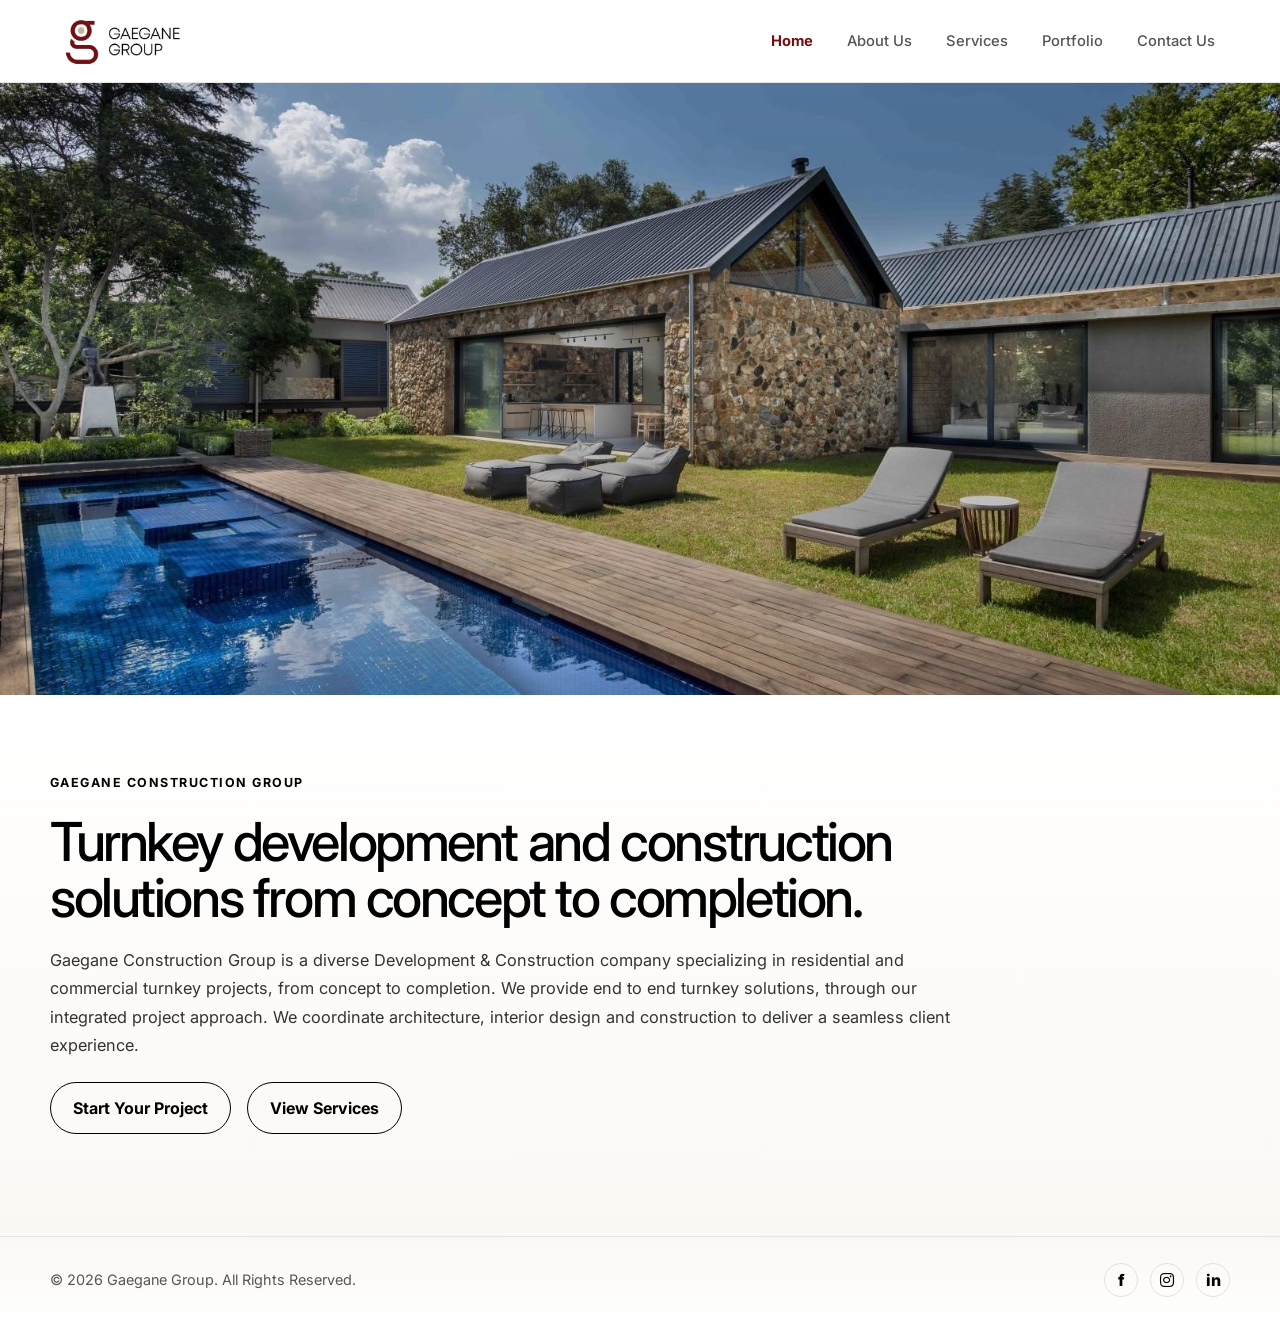
<file: index.html>
<!doctype html>
<html lang="en">
<head>
<meta charset="UTF-8">
<meta name="viewport" content="width=device-width, initial-scale=1.0">
<title>Gaegane Construction Group</title>

<link rel="preconnect" href="https://fonts.googleapis.com">
<link rel="preconnect" href="https://fonts.gstatic.com" crossorigin>
<link href="https://fonts.googleapis.com/css2?family=Inter:wght@400;500;600;700;800&display=swap" rel="stylesheet">
<link rel="stylesheet" href="assets/css/site.css">
<link rel="stylesheet" href="https://cdnjs.cloudflare.com/ajax/libs/font-awesome/6.5.1/css/all.min.css">
</head>

<body>

<header class="site-header home-header">
  <div class="container nav">
    <a class="brand" href="index.html" aria-label="Gaegane Group home">
      <img src="assets/images/horizont-bg.png" alt="Gaegane Group logo">
    </a>

    <button class="menu-toggle" type="button" aria-label="Open menu" aria-expanded="false">
      <span></span><span></span><span></span>
    </button>

    <nav class="nav-links">
      <a href="index.html" class="active">Home</a>
      <a href="about.html">About Us</a>
      <a href="services.html">Services</a>
      <a href="portfolio.html">Portfolio</a>
      <a href="contact.html">Contact Us</a>
    </nav>
  </div>
</header>

<main>

<section class="hero hero-static">
  <div class="hero-media">
    <img src="assets/images/river-outdoor.jpg" alt="Gaegane Construction Group project">
  </div>
</section>

<section class="home-copy refined-home home-intro-visible">
  <div class="container reveal">
    <span class="eyebrow">Gaegane Construction Group</span>

    <h1>Turnkey development and construction solutions from concept to completion.</h1>

    <p class="lead">
      Gaegane Construction Group is a diverse Development &amp; Construction company specializing in residential and commercial turnkey projects, from concept to completion. We provide end to end turnkey solutions, through our integrated project approach. We coordinate architecture, interior design and construction to deliver a seamless client experience.
    </p>

    <div class="intro-actions">
      <a class="btn btn-primary" href="contact.html">Start Your Project</a>
      <a class="btn btn-secondary" href="services.html">View Services</a>
    </div>
  </div>
</section>

</main>

<footer class="footer footer-brand">
  <div class="container footer-clean">
    <p>© 2026 Gaegane Group. All Rights Reserved.</p>

    <div class="footer-socials">
      <a href="https://www.facebook.com/share/1CrGGf7CHS/" aria-label="Facebook">f</a>
      <a href="https://www.instagram.com/gaeganegroup?igsh=anBxc2hhbjdlZ2l2" aria-label="Instagram"><i class="fa-brands fa-instagram"></i></a>
      <a href="https://www.linkedin.com/company/gaegane-group/" aria-label="LinkedIn">in</a>
    </div>
  </div>
</footer>

<script src="assets/js/site.js"></script>
</body>
</html>
</file>
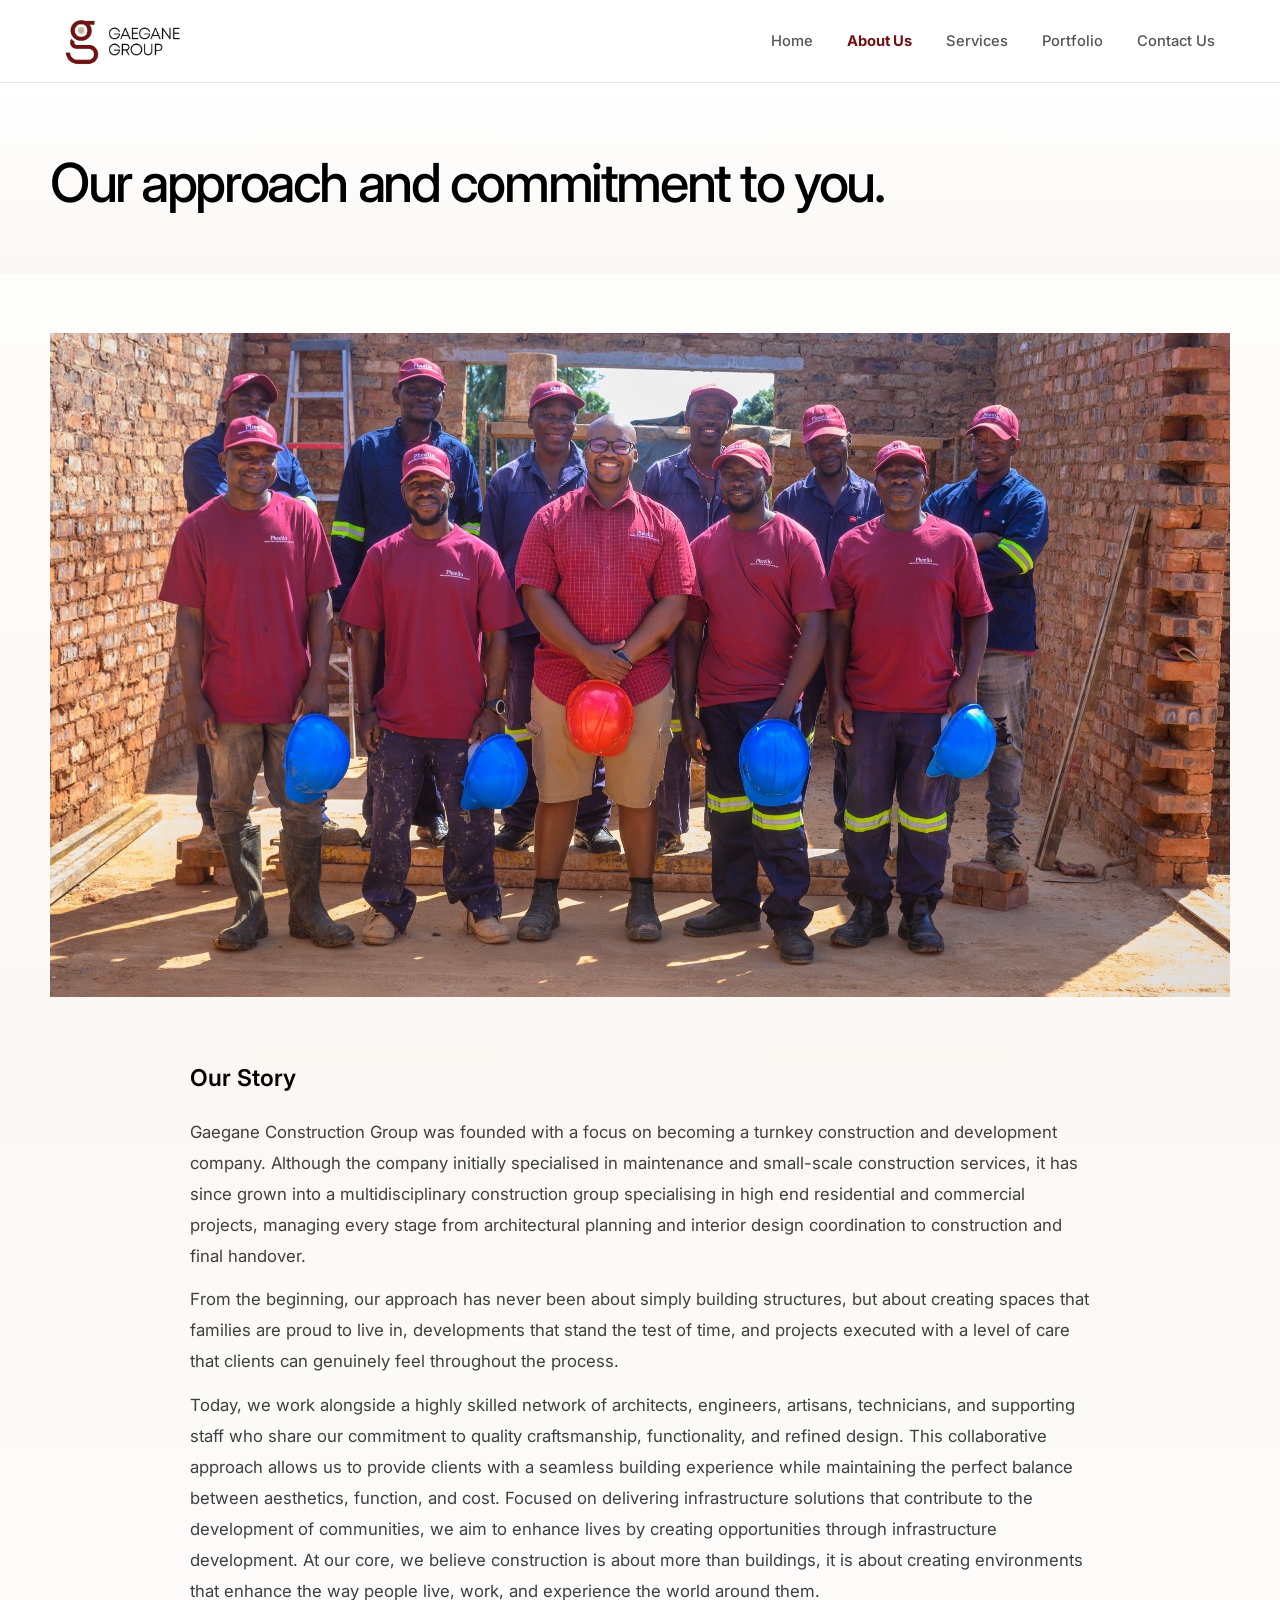
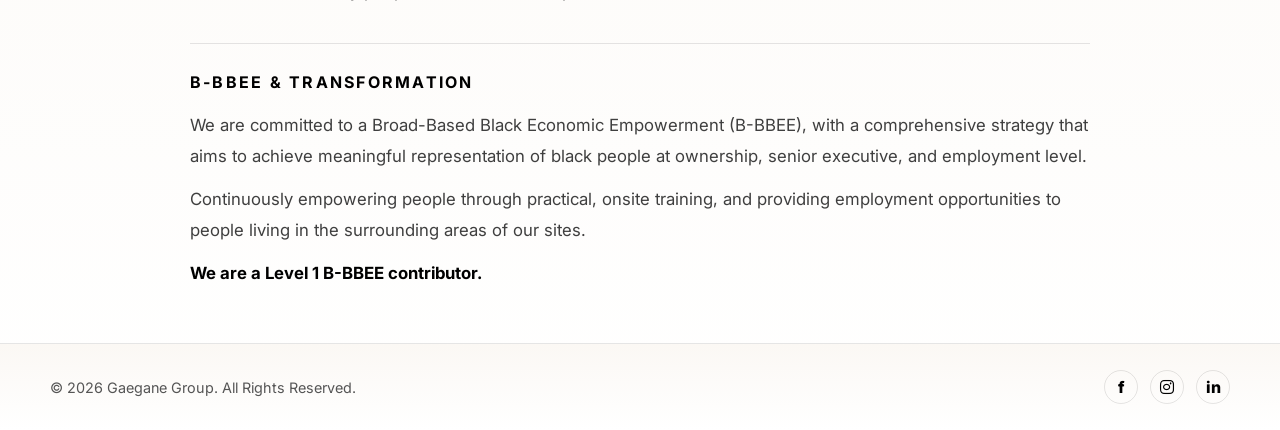
<file: about.html>
<!doctype html>
<html lang="en">
<head>
<meta charset="UTF-8">
<meta name="viewport" content="width=device-width, initial-scale=1.0">
<title>About Us — Gaegane Construction Group</title>

<link rel="preconnect" href="https://fonts.googleapis.com">
<link rel="preconnect" href="https://fonts.gstatic.com" crossorigin>
<link href="https://fonts.googleapis.com/css2?family=Inter:wght@400;500;600;700;800&display=swap" rel="stylesheet">
<link rel="stylesheet" href="assets/css/site.css">
<link rel="stylesheet" href="https://cdnjs.cloudflare.com/ajax/libs/font-awesome/6.5.1/css/all.min.css">
</head>

<body>

<header class="site-header">
  <div class="container nav">
    <a class="brand" href="index.html" aria-label="Gaegane Group home">
      <img src="assets/images/horizont-bg.png" alt="Gaegane Group logo">
    </a>

    <button class="menu-toggle" type="button" aria-label="Open menu" aria-expanded="false">
      <span></span><span></span><span></span>
    </button>

    <nav class="nav-links">
      <a href="index.html">Home</a>
      <a href="about.html" class="active">About Us</a>
      <a href="services.html">Services</a>
      <a href="portfolio.html">Portfolio</a>
      <a href="contact.html">Contact Us</a>
    </nav>
  </div>
</header>

<main>

<section class="page-hero about-refined-hero">
  <div class="container reveal">
    <h1>Our approach and commitment to you.</h1>
  </div>
</section>

<section class="about-team-section">
  <div class="container about-image-wrap reveal">
    <div class="about-inline-image">
      <img src="assets/images/team.jpg" alt="Gaegane Construction Group team">
    </div>
  </div>
</section>
  
<section class="section about-document-copy">
 <div class="container about-content-wrap reveal">
    <h2 class="about-story-title">Our Story</h2>

    <p>
      Gaegane Construction Group was founded with a focus on becoming a turnkey construction and development company.
      Although the company initially specialised in maintenance and small-scale construction services, it has since grown into a multidisciplinary construction group specialising in high end residential and commercial projects, managing every stage from architectural planning and interior design coordination to construction and final handover.
    </p>

    <p>
      From the beginning, our approach has never been about simply building structures, but about creating spaces that families are proud to live in, developments that stand the test of time, and projects executed with a level of care that clients can genuinely feel throughout the process.
    </p>

    <p>
      Today, we work alongside a highly skilled network of architects, engineers, artisans, technicians, and supporting staff who share our commitment to quality craftsmanship, functionality, and refined design.
      This collaborative approach allows us to provide clients with a seamless building experience while maintaining the perfect balance between aesthetics, function, and cost.
      Focused on delivering infrastructure solutions that contribute to the development of communities, we aim to enhance lives by creating opportunities through infrastructure development.
      At our core, we believe construction is about more than buildings, it is about creating environments that enhance the way people live, work, and experience the world around them.
    </p>

    <div class="about-subsection">
      <span class="eyebrow">B-BBEE &amp; Transformation</span>

      <p>
        We are committed to a Broad-Based Black Economic Empowerment (B-BBEE), with a comprehensive strategy that aims to achieve meaningful representation of black people at ownership, senior executive, and employment level.
      </p>

      <p>
        Continuously empowering people through practical, onsite training, and providing employment opportunities to people living in the surrounding areas of our sites.
      </p>

      <p class="lead">We are a Level 1 B-BBEE contributor.</p>
    </div>

  </div>
</section>

</main>

<footer class="footer footer-brand">
  <div class="container footer-clean">

    <p>© 2026 Gaegane Group. All Rights Reserved.</p>

    <div class="footer-socials">
      <a href="https://www.facebook.com/share/1CrGGf7CHS/" aria-label="Facebook">f</a>
      <a href="https://www.instagram.com/gaeganegroup?igsh=anBxc2hhbjdlZ2l2" aria-label="Instagram"><i class="fa-brands fa-instagram"></i></a>
      <a href="https://www.linkedin.com/company/gaegane-group/" aria-label="LinkedIn">in</a>
    </div>
  </div>
</footer>

<script src="assets/js/site.js"></script>
</body>
</html>
</file>
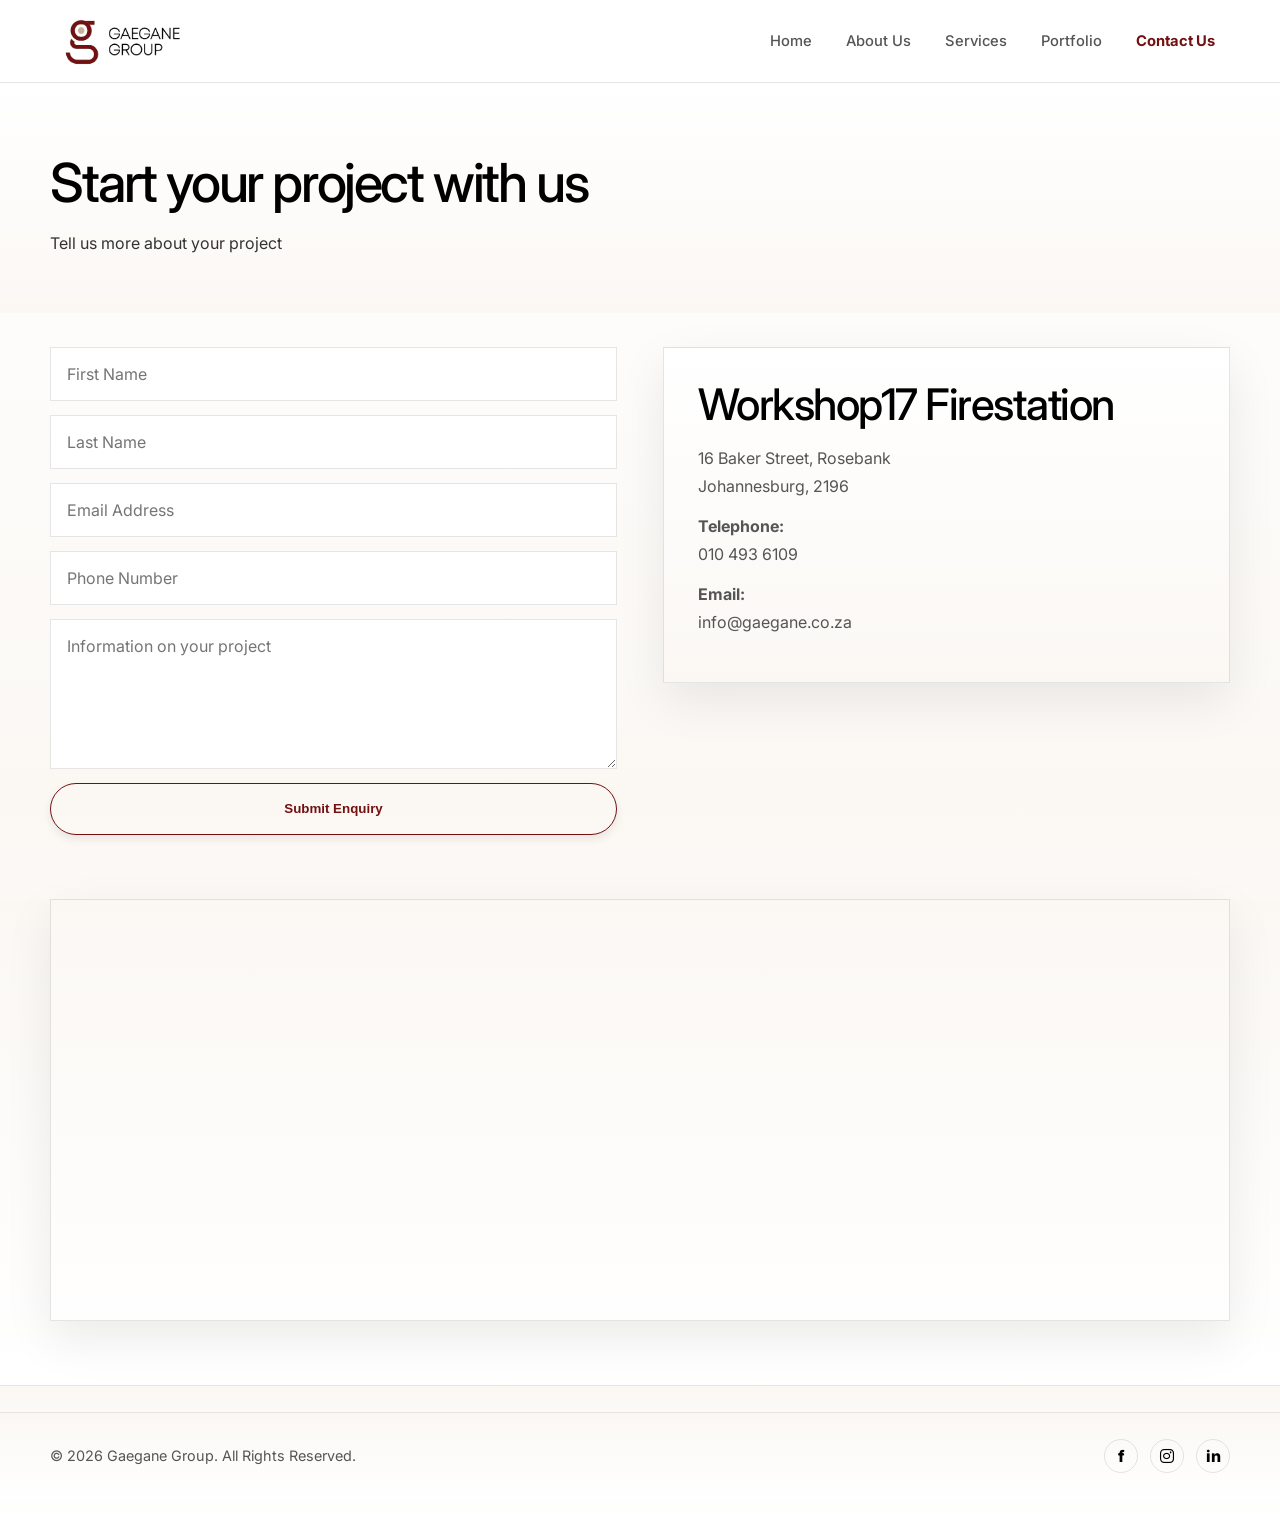
<file: contact.html>
<!doctype html>
<html lang="en">
<head>
<meta charset="UTF-8">
<meta name="viewport" content="width=device-width, initial-scale=1.0">

<title>Contact Us — Gaegane Construction Group</title>

<link rel="preconnect" href="https://fonts.googleapis.com">
<link rel="preconnect" href="https://fonts.gstatic.com" crossorigin>

<link href="https://fonts.googleapis.com/css2?family=Inter:wght@400;500;600;700;800&display=swap" rel="stylesheet">

<link rel="stylesheet" href="https://cdnjs.cloudflare.com/ajax/libs/font-awesome/6.5.1/css/all.min.css">

<link rel="stylesheet" href="assets/css/site.css">
</head>

<body>

<header class="site-header">
  <div class="container nav">

    <a class="brand" href="index.html" aria-label="Gaegane Group home">
      <img src="assets/images/horizont-bg.png" alt="Gaegane Group logo">
    </a>

    <button class="menu-toggle" type="button" aria-label="Open menu" aria-expanded="false">
      <span></span>
      <span></span>
      <span></span>
    </button>

    <nav class="nav-links">
      <a href="index.html">Home</a>
      <a href="about.html">About Us</a>
      <a href="services.html">Services</a>
      <a href="portfolio.html">Portfolio</a>
      <a href="contact.html" class="active">Contact Us</a>
    </nav>

  </div>
</header>

<main>

<section class="page-hero contact-refined-hero">
  <div class="container reveal">

    <h1>Start your project with us</h1>

    <p class="lead">
      Tell us more about your project
    </p>

  </div>
</section>

<section class="section contact-refined">

  <div class="container contact-grid">

    <form class="form reveal" id="contactForm">

      <input
        type="text"
        name="firstName"
        placeholder="First Name"
        required
      >

      <input
        type="text"
        name="lastName"
        placeholder="Last Name"
        required
      >

      <input
        type="email"
        name="email"
        placeholder="Email Address"
        required
      >

      <input
        type="tel"
        name="phone"
        placeholder="Phone Number"
      >

      <textarea
        name="projectInfo"
        placeholder="Information on your project"
        required
      ></textarea>

      <button class="btn btn-primary" type="submit">
        Submit Enquiry
      </button>

      <p id="formMessage" class="form-message"></p>

    </form>

    <div class="contact-card contact-light-card reveal">


      <h2>Workshop17 Firestation</h2>

      <p>
        16 Baker Street, Rosebank<br>
        Johannesburg, 2196
      </p>

      <p>
        <strong>Telephone:</strong><br>
        <a href="tel:+27104936109">010 493 6109</a>
      </p>

      <p>
        <strong>Email:</strong><br>
        <a href="mailto:info@gaegane.co.za">
          info@gaegane.co.za
        </a>
      </p>

    </div>

  </div>

</section>

<section class="map-section">

  <div class="container">

    <div class="map-card">

      <iframe
        title="Gaegane Group Map"
        src="https://www.google.com/maps?q=Workshop17%20Firestation%2016%20Baker%20Street%20Rosebank%20Johannesburg%202196&output=embed"
        loading="lazy">
      </iframe>

    </div>

  </div>

</section>

</main>

<footer class="footer footer-brand">
<footer class="footer footer-brand">
  <div class="container footer-clean">

    <p>© 2026 Gaegane Group. All Rights Reserved.</p>

    <div class="footer-socials">
      <a href="https://www.facebook.com/share/1CrGGf7CHS/" aria-label="Facebook">f</a>
      <a href="https://www.instagram.com/gaeganegroup?igsh=anBxc2hhbjdlZ2l2" aria-label="Instagram"><i class="fa-brands fa-instagram"></i></a>
      <a href="https://www.linkedin.com/company/gaegane-group/" aria-label="LinkedIn">in</a>
    </div>
  </div>
</footer>

<script src="assets/js/site.js"></script>

<script>
const form = document.getElementById("contactForm");
const message = document.getElementById("formMessage");
const button = form.querySelector("button");

form.addEventListener("submit", async function(e){

  e.preventDefault();

  message.textContent = "Sending enquiry...";
  message.className = "form-message sending";

  button.disabled = true;
  button.textContent = "Sending...";

  const formData = Object.fromEntries(new FormData(form));

  try {

    const response = await fetch("/api/contact", {
      method: "POST",
      headers: {
        "Content-Type": "application/json"
      },
      body: JSON.stringify(formData)
    });

    const result = await response.json();

    if(result.success){

      message.textContent =
      form.reset();
      window.location.href = "thank-you.html";
    } else {

      message.textContent =
        result.message || "Something went wrong.";

      message.className = "form-message error";
    }

  } catch(error){

    message.textContent =
      "Could not send enquiry. Please try again.";

    message.className = "form-message error";
  }

  button.disabled = false;
  button.textContent = "Submit Enquiry";

});
</script>

</body>
</html>
</file>
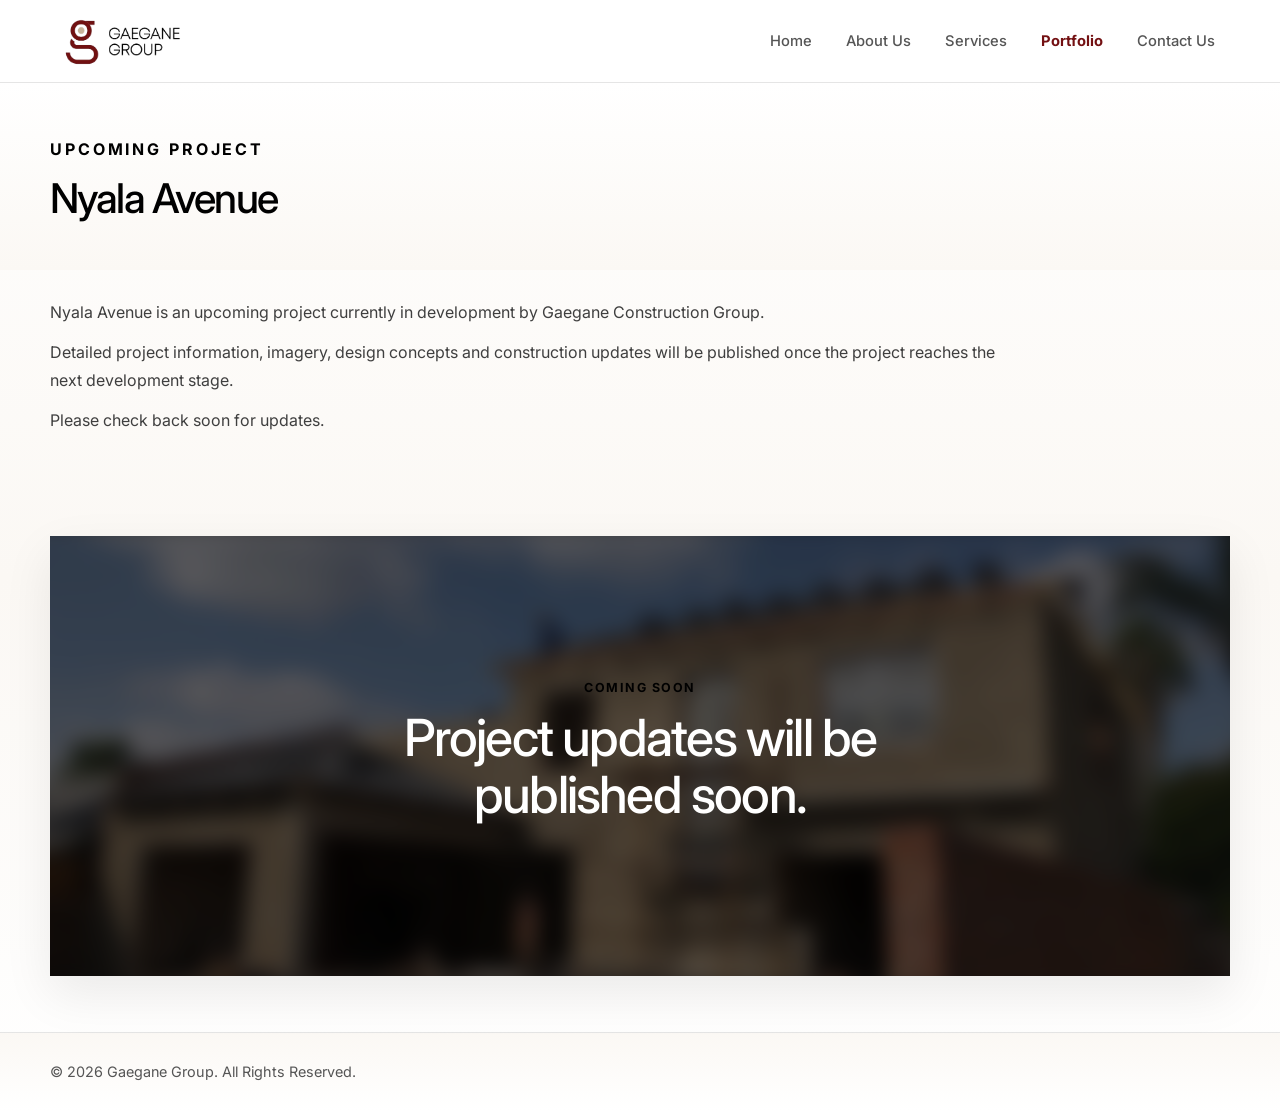
<file: nyala-avenue.html>
<!doctype html>
<html lang="en">
<head>
<meta charset="UTF-8">
<meta name="viewport" content="width=device-width, initial-scale=1.0">
<title>Nyala Avenue — Gaegane Construction Group</title>

<link rel="preconnect" href="https://fonts.googleapis.com">
<link rel="preconnect" href="https://fonts.gstatic.com" crossorigin>
<link href="https://fonts.googleapis.com/css2?family=Inter:wght@400;500;600;700;800&display=swap" rel="stylesheet">
<link rel="stylesheet" href="assets/css/site.css">
</head>

<body>

<header class="site-header">
<div class="container nav">
<a class="brand" href="index.html">
<img src="assets/images/horizont-bg.png" alt="Gaegane Group logo">
</a>

<button class="menu-toggle" type="button" aria-label="Open menu">
<span></span><span></span><span></span>
</button>

<nav class="nav-links">
<a href="index.html">Home</a>
<a href="about.html">About Us</a>
<a href="services.html">Services</a>
<a href="portfolio.html" class="active">Portfolio</a>
<a href="contact.html">Contact Us</a>
</nav>
</div>
</header>

<main>

<section class="page-hero refined-page-hero project-page-hero">
<div class="container reveal">
<span class="eyebrow">Upcoming Project</span>
<h1>Nyala Avenue</h1>
</div>
</section>

<section class="section project-copy-section">
<div class="container narrow-copy reveal">

<p>
Nyala Avenue is an upcoming project currently in development by Gaegane Construction Group.
</p>

<p>
Detailed project information, imagery, design concepts and construction updates will be published once the project reaches the next development stage.
</p>

<p>
Please check back soon for updates.
</p>

</div>
</section>

<section class="section">
<div class="container">

<div class="nyala-coming-soon">

<img src="assets/images/diedericks-near.jpg" alt="Upcoming Project">

<div>
<span class="eyebrow">Coming Soon</span>
<h3>Project updates will be published soon.</h3>
</div>

</div>

</div>
</section>

</main>

<footer class="footer footer-brand">
<div class="container footer-clean">
<p>© 2026 Gaegane Group. All Rights Reserved.</p>
</div>
</footer>

<script src="assets/js/site.js"></script>
</body>
</html>
</file>
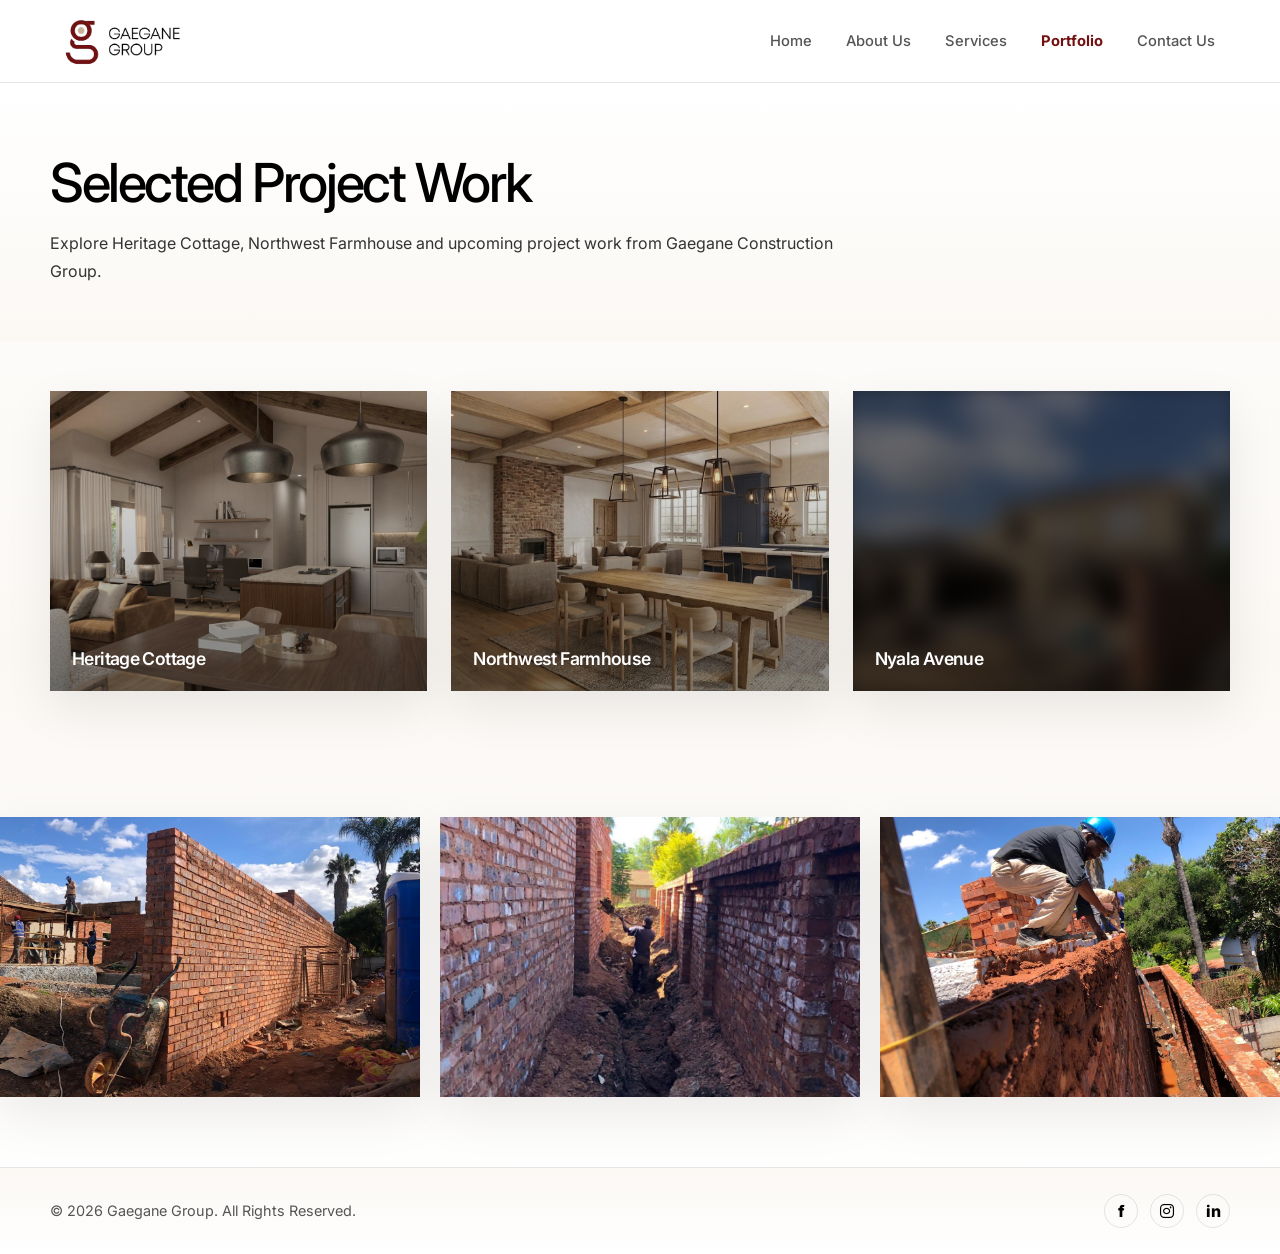
<file: portfolio.html>
<!doctype html>
<html lang="en">
<head>
<meta charset="UTF-8">
<meta name="viewport" content="width=device-width, initial-scale=1.0">
<title>Portfolio — Gaegane Construction Group</title>

<link rel="preconnect" href="https://fonts.googleapis.com">
<link rel="preconnect" href="https://fonts.gstatic.com" crossorigin>
<link href="https://fonts.googleapis.com/css2?family=Inter:wght@400;500;600;700;800&display=swap" rel="stylesheet">
<link rel="stylesheet" href="https://cdnjs.cloudflare.com/ajax/libs/font-awesome/6.5.1/css/all.min.css">
<link rel="stylesheet" href="assets/css/site.css">
</head>

<body>

<header class="site-header">
  <div class="container nav">
    <a class="brand" href="index.html">
      <img src="assets/images/horizont-bg.png" alt="Gaegane Group logo">
    </a>

    <button class="menu-toggle" type="button" aria-label="Open menu">
      <span></span><span></span><span></span>
    </button>

    <nav class="nav-links">
      <a href="index.html">Home</a>
      <a href="about.html">About Us</a>
      <a href="services.html">Services</a>
      <a href="portfolio.html" class="active">Portfolio</a>
      <a href="contact.html">Contact Us</a>
    </nav>
  </div>
</header>

<main>

<section class="page-hero refined-page-hero">
  <div class="container reveal">
    <h1>Selected Project Work</h1>
    <p class="lead">Explore Heritage Cottage, Northwest Farmhouse and upcoming project work from Gaegane Construction Group.</p>
  </div>
</section>

<section class="section portfolio-select-section">
  <div class="container">
    <div class="portfolio-select-grid">

      <a class="portfolio-select-card reveal" href="heritage-cottage.html">
        <img src="assets/images/heritage-living-area.jpg" alt="Heritage Cottage">
        <div class="portfolio-card-copy">
          <h2>Heritage Cottage</h2>
        </div>
      </a>

      <a class="portfolio-select-card reveal" href="northwest-farmhouse.html">
        <img src="assets/images/farmhouse-open-plan-living-01.png" alt="Northwest Farmhouse">
        <div class="portfolio-card-copy">
          <h2>Northwest Farmhouse</h2>
        </div>
      </a>

      <a class="portfolio-select-card upcoming reveal" href="nyala-avenue.html">
        <img src="assets/images/diedericks-near.jpg" alt="Nyala Avenue">
        <div class="portfolio-card-copy">
          <h2>Nyala Avenue</h2>
        </div>
      </a>

    </div>
  </div>
</section>

<section class="construction-showcase">
  <div class="construction-track">
    <img src="assets/images/construction8.jpg" alt="Gaegane construction progress">
    <img src="assets/images/construction6.jpg" alt="Gaegane construction progress">
    <img src="assets/images/construction4.jpg" alt="Gaegane construction progress">
    <img src="assets/images/construction3.jpg" alt="Gaegane construction progress">
    <img src="assets/images/construction5.jpg" alt="Gaegane construction progress">
    <img src="assets/images/construction7.jpg" alt="Gaegane construction progress">
    <img src="assets/images/construction1.jpg" alt="Gaegane construction progress">
    <img src="assets/images/construction2.jpg" alt="Gaegane construction progress">

    <img src="assets/images/construction8.jpg" alt="Gaegane construction progress">
    <img src="assets/images/construction6.jpg" alt="Gaegane construction progress">
    <img src="assets/images/construction4.jpg" alt="Gaegane construction progress">
    <img src="assets/images/construction3.jpg" alt="Gaegane construction progress">
    <img src="assets/images/construction5.jpg" alt="Gaegane construction progress">
    <img src="assets/images/construction7.jpg" alt="Gaegane construction progress">
    <img src="assets/images/construction1.jpg" alt="Gaegane construction progress">
    <img src="assets/images/construction2.jpg" alt="Gaegane construction progress">
  </div>
</section>

</main>

<footer class="footer footer-brand">
  <div class="container footer-clean">
    <p>© 2026 Gaegane Group. All Rights Reserved.</p>

    <div class="footer-socials">
      <a href="https://www.facebook.com/share/1CrGGf7CHS/" aria-label="Facebook">f</a>
      <a href="https://www.instagram.com/gaeganegroup?igsh=anBxc2hhbjdlZ2l2" aria-label="Instagram"><i class="fa-brands fa-instagram"></i></a>
      <a href="https://www.linkedin.com/company/gaegane-group/" aria-label="LinkedIn">in</a>
    </div>
  </div>
</footer>

<script src="assets/js/site.js"></script>
</body>
</html>
</file>
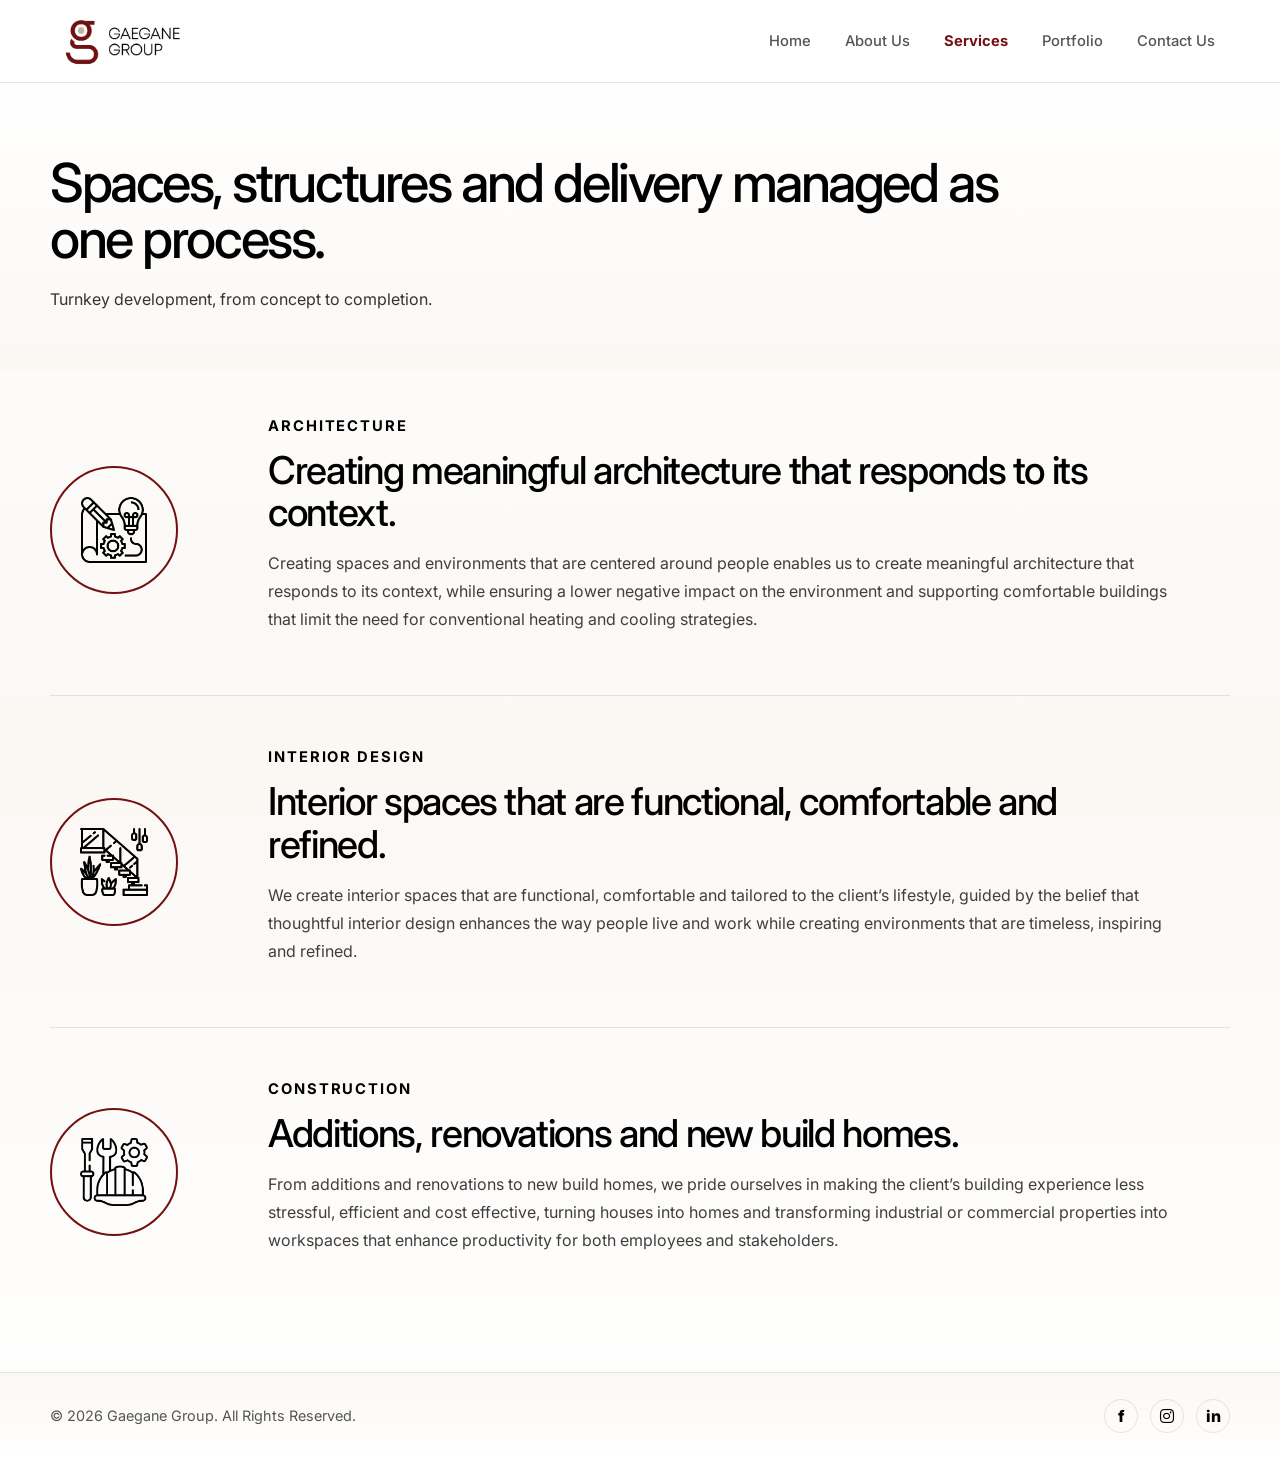
<file: services.html>
<!doctype html>
<html lang="en">
<head>
<meta charset="UTF-8">
<meta name="viewport" content="width=device-width, initial-scale=1.0">
<title>Services — Gaegane Construction Group</title>

<link rel="preconnect" href="https://fonts.googleapis.com">
<link rel="preconnect" href="https://fonts.gstatic.com" crossorigin>
<link href="https://fonts.googleapis.com/css2?family=Inter:wght@400;500;600;700;800&display=swap" rel="stylesheet">
<link rel="stylesheet" href="https://cdnjs.cloudflare.com/ajax/libs/font-awesome/6.5.1/css/all.min.css">
<link rel="stylesheet" href="assets/css/site.css">
</head>

<body>

<header class="site-header">
  <div class="container nav">
    <a class="brand" href="index.html" aria-label="Gaegane Group home">
      <img src="assets/images/horizont-bg.png" alt="Gaegane Group logo">
    </a>

    <button class="menu-toggle" type="button" aria-label="Open menu" aria-expanded="false">
      <span></span><span></span><span></span>
    </button>

    <nav class="nav-links">
      <a href="index.html">Home</a>
      <a href="about.html">About Us</a>
      <a href="services.html" class="active">Services</a>
      <a href="portfolio.html">Portfolio</a>
      <a href="contact.html">Contact Us</a>
    </nav>
  </div>
</header>

<main>

<section class="page-hero refined-page-hero">
  <div class="container reveal">
    <h1>Spaces, structures and delivery managed as one process.</h1>
    <p class="lead">Turnkey development, from concept to completion.</p>
  </div>
</section>

<section class="section services-icon-section">
  <div class="container services-icon-stack">

    <article class="service-icon-row reveal">
      <div class="service-icon-circle">
        <img src="assets/images/architect.png" alt="Architecture">
      </div>

      <div class="service-copy">
        <span class="eyebrow">Architecture</span>
        <h2>Creating meaningful architecture that responds to its context.</h2>
        <p>
          Creating spaces and environments that are centered around people enables us to create meaningful architecture that responds to its context, while ensuring a lower negative impact on the environment and supporting comfortable buildings that limit the need for conventional heating and cooling strategies.
        </p>
      </div>
    </article>

    <article class="service-icon-row reveal">
      <div class="service-icon-circle">
        <img src="assets/images/design.png" alt="Interior Design">
      </div>

      <div class="service-copy">
        <span class="eyebrow">Interior Design</span>
        <h2>Interior spaces that are functional, comfortable and refined.</h2>
        <p>
          We create interior spaces that are functional, comfortable and tailored to the client’s lifestyle, guided by the belief that thoughtful interior design enhances the way people live and work while creating environments that are timeless, inspiring and refined.
        </p>
      </div>
    </article>

    <article class="service-icon-row reveal">
      <div class="service-icon-circle">
        <img src="assets/images/construction.png" alt="Construction">
      </div>

      <div class="service-copy">
        <span class="eyebrow">Construction</span>
        <h2>Additions, renovations and new build homes.</h2>
        <p>
          From additions and renovations to new build homes, we pride ourselves in making the client’s building experience less stressful, efficient and cost effective, turning houses into homes and transforming industrial or commercial properties into workspaces that enhance productivity for both employees and stakeholders.
        </p>
      </div>
    </article>

  </div>
</section>

</main>

<footer class="footer footer-brand">
  <div class="container footer-clean">
    <p>© 2026 Gaegane Group. All Rights Reserved.</p>

    <div class="footer-socials">
      <a href="https://www.facebook.com/share/1CrGGf7CHS/" aria-label="Facebook">f</a>
      <a href="https://www.instagram.com/gaeganegroup?igsh=anBxc2hhbjdlZ2l2" aria-label="Instagram"><i class="fa-brands fa-instagram"></i></a>
      <a href="https://www.linkedin.com/company/gaegane-group/" aria-label="LinkedIn">in</a>
    </div>
  </div>
</footer>

<script src="assets/js/site.js"></script>
</body>
</html>
</file>
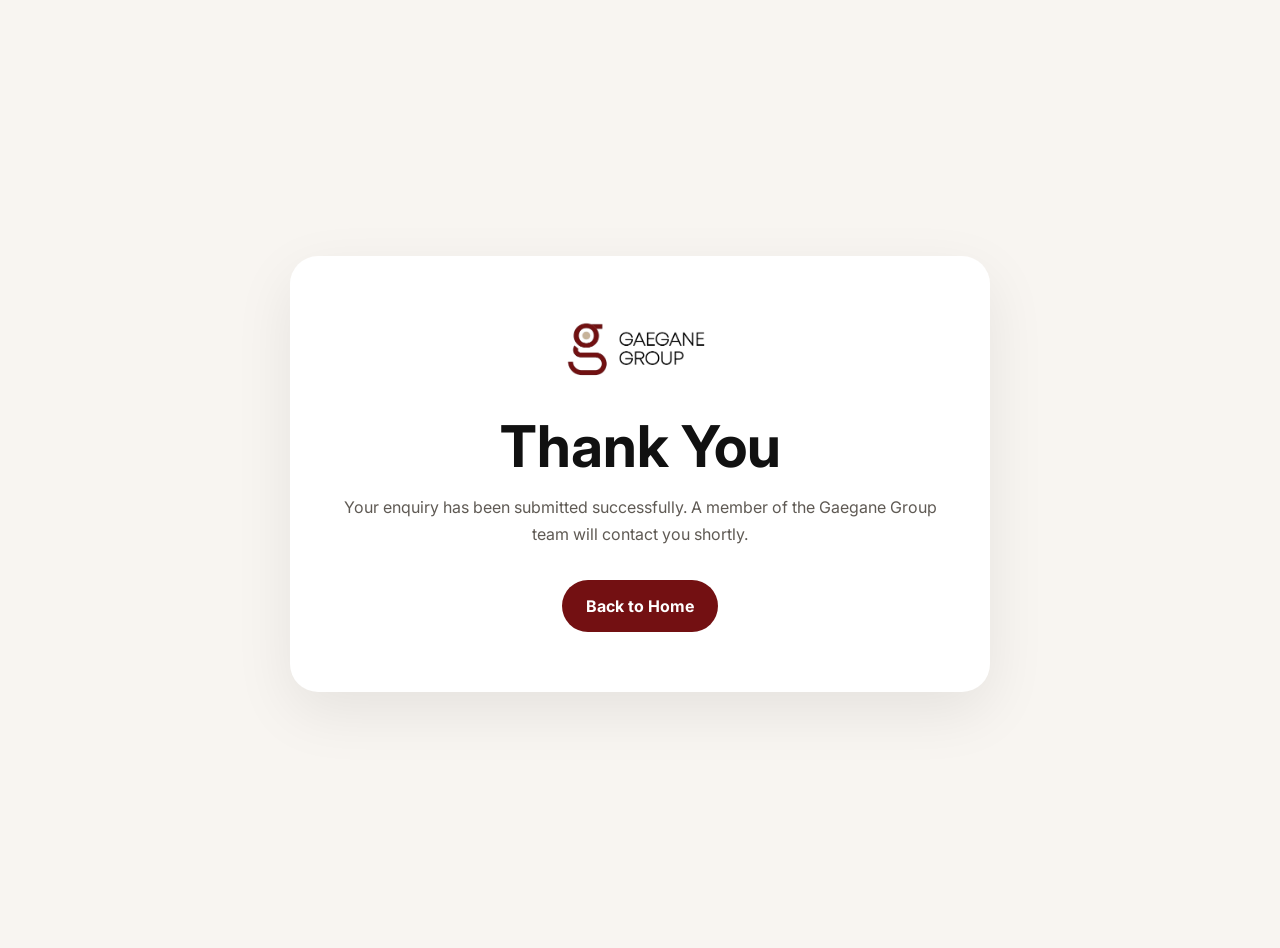
<file: thank-you.html>
<!doctype html>
<html lang="en">
<head>
<meta charset="UTF-8">
<meta name="viewport" content="width=device-width, initial-scale=1.0">

<title>Thank You — Gaegane Group</title>

<link rel="preconnect" href="https://fonts.googleapis.com">
<link rel="preconnect" href="https://fonts.gstatic.com" crossorigin>

<link href="https://fonts.googleapis.com/css2?family=Inter:wght@400;500;600;700&display=swap" rel="stylesheet">

<style>
body{
  margin:0;
  font-family:'Inter',sans-serif;
  background:#f8f5f1;
  color:#111;
  min-height:100vh;
  display:flex;
  align-items:center;
  justify-content:center;
  padding:24px;
}

.card{
  background:#fff;
  max-width:620px;
  width:100%;
  padding:60px 40px;
  border-radius:28px;
  box-shadow:0 20px 60px rgba(0,0,0,.08);
  text-align:center;
}

.logo{
  height:64px;
  margin:0 auto 28px;
  display:block;
}

h1{
  font-size:clamp(2rem,5vw,3.6rem);
  line-height:1;
  margin-bottom:18px;
}

p{
  color:#5f5a54;
  line-height:1.7;
  margin-bottom:32px;
}

.btn{
  display:inline-flex;
  align-items:center;
  justify-content:center;
  min-height:52px;
  padding:0 24px;
  border-radius:999px;
  background:#731012;
  color:#fff;
  text-decoration:none;
  font-weight:700;
}
</style>
</head>

<body>

<div class="card">

  <img class="logo" src="assets/images/horizont-bg.png" alt="Gaegane Group">

  <h1>Thank You</h1>

  <p>
    Your enquiry has been submitted successfully.
    A member of the Gaegane Group team will contact you shortly.
  </p>

  <a class="btn" href="index.html">
    Back to Home
  </a>

</div>

</body>
</html>
</file>
<file: assets/css/site.css>
:root{
  --maroon:#731012;
  --gold:#c7b399;
  --black:#000;
  --white:#fff;
  --paper:#fbf8f4;
  --paper-2:#f5efe8;
  --ink:#111;
  --muted:#555;
  --line:rgba(0,0,0,.10);
  --soft:0 18px 46px rgba(0,0,0,.08);
}

*{
  box-sizing:border-box;
}

html{
  scroll-behavior:smooth;
}

body{
  margin:0;
  font-family:'Inter',system-ui,-apple-system,BlinkMacSystemFont,"Segoe UI",sans-serif;
  color:var(--ink);
  background:linear-gradient(180deg,#fff 0%,var(--paper) 52%,#fff 100%);
}

body.nav-open,
body.lightbox-open{
  overflow:hidden;
}

a{
  text-decoration:none;
  color:inherit;
}

img{
  display:block;
  max-width:100%;
  border-radius:0 !important;
}

.container{
  width:min(1180px,calc(100% - 32px));
  margin:0 auto;
}

/* HEADER */

.site-header{
  position:sticky;
  top:0;
  z-index:100;
  background:rgba(255,255,255,.94);
  backdrop-filter:blur(16px);
  border-bottom:1px solid var(--line);
}

.nav{
  height:82px;
  display:flex;
  align-items:center;
  justify-content:space-between;
  gap:22px;
}

.brand{
  display:flex;
  align-items:center;
  flex-shrink:0;
}

.brand img{
  height:clamp(40px,4.2vw,58px);
  width:auto;
  max-width:210px;
  object-fit:contain;
}

.nav-links{
  display:flex;
  align-items:center;
  gap:4px;
}

.nav-links a{
  padding:11px 15px;
  color:var(--muted);
  font-size:.92rem;
  font-weight:500;
  transition:.25s ease;
}

.nav-links a:hover,
.nav-links a.active{
  background:transparent;
  color:var(--maroon);
  font-weight:700;
  transform:none;
}

.menu-toggle{
  display:none;
  width:46px;
  height:46px;
  border:1px solid var(--line);
  background:#fff;
  border-radius:999px;
  cursor:pointer;
  align-items:center;
  justify-content:center;
  flex-direction:column;
  gap:5px;
}

.menu-toggle span{
  width:20px;
  height:2px;
  background:var(--black);
  border-radius:999px;
  transition:.25s ease;
}

.menu-toggle.active span:nth-child(1){
  transform:translateY(7px) rotate(45deg);
}

.menu-toggle.active span:nth-child(2){
  opacity:0;
}

.menu-toggle.active span:nth-child(3){
  transform:translateY(-7px) rotate(-45deg);
}

/* TYPOGRAPHY */

.eyebrow{
  display:inline-block;
  color:var(--black);
  letter-spacing:.12em;
  text-transform:uppercase;
  font-size:.78rem;
  font-weight:700;
  margin-bottom:14px;
}

h1,h2,h3{
  font-weight:500;
  letter-spacing:-.035em;
  color:var(--black);
}

h1{
  font-size:clamp(2.1rem,4vw,4.1rem);
  line-height:1.04;
  margin:0 0 18px;
  max-width:980px;
}

h2{
  font-size:clamp(1.9rem,3.4vw,3.4rem);
  line-height:1.05;
  margin:0 0 16px;
}

h3{
  font-size:clamp(1.2rem,2vw,1.7rem);
  line-height:1.12;
  margin:0 0 12px;
}

p{
  font-size:1rem;
  line-height:1.75;
  color:var(--muted);
  margin:0 0 12px;
}

.lead{
  font-size:clamp(1.02rem,1.2vw,1.15rem);
  line-height:1.75;
  color:#333;
  max-width:820px;
}

/* BUTTONS */

.btn-row,
.intro-actions{
  display:flex;
  flex-wrap:wrap;
  gap:16px;
  margin-top:22px;
  margin-bottom:26px;
}

.btn,
.project-open-btn{
  display:inline-flex;
  align-items:center;
  justify-content:center;
  min-height:52px;
  padding:0 22px;
  border-radius:999px;
  border:1px solid var(--black);
  font-weight:700;
  transition:.25s ease;
  cursor:pointer;
  background:transparent;
  color:var(--black);
  box-shadow:none;
}

.btn-primary,
.btn-secondary{
  background:transparent;
  color:var(--black);
  border:1px solid var(--black);
  box-shadow:none;
}

.btn-primary:hover,
.btn-secondary:hover,
.project-open-btn:hover{
  background:var(--black);
  color:#fff;
  transform:translateY(-2px);
}

/* HERO */

.hero{
  min-height:auto;
  display:block;
}

.hero-media{
  position:relative;
  overflow:hidden;
  background:#111;
  height:min(68vh,680px);
  min-height:480px;
}

.hero-static .hero-media img,
.hero-slide img{
  width:100%;
  height:100%;
  object-fit:cover;
}

.hero-slide{
  position:absolute;
  inset:0;
  opacity:0;
  transform:scale(1.04);
  transition:opacity .9s ease,transform 1.4s ease;
}

.hero-slide.active{
  opacity:1;
  transform:scale(1);
}

.hero-media::after{
  content:"";
  position:absolute;
  inset:0;
  background:linear-gradient(180deg,rgba(0,0,0,.05),rgba(0,0,0,.18));
  pointer-events:none;
}

.hero-overlay{
  display:none;
}

/* HOME */

.home-copy,
.refined-home{
  padding:clamp(46px,6vw,76px) 0;
  background:linear-gradient(180deg,#fff,var(--paper));
}

.home-copy-inner{
  max-width:1080px;
}

.home-copy h1,
.refined-home h1{
  font-size:clamp(2.1rem,4.2vw,4.3rem);
  line-height:1.04;
  letter-spacing:-.045em;
  max-width:980px;
  margin:10px 0 20px;
}

.home-copy .lead,
.refined-home .lead{
  max-width:900px;
}

.home-feature-row,
.plain-list{
  display:grid;
  grid-template-columns:repeat(4,1fr);
  gap:18px;
  margin-top:28px;
}

.home-feature-row span,
.plain-item{
  border-top:1px solid var(--line);
  padding-top:14px;
  color:var(--muted);
  font-weight:700;
}

.home-intro-visible .reveal{
  opacity:1;
  transform:none;
  animation:homeTextFadeUp .9s ease both;
}

@keyframes homeTextFadeUp{
  from{
    opacity:0;
    transform:translateY(18px);
  }
  to{
    opacity:1;
    transform:translateY(0);
  }
}

/* PAGE HERO */

.page-hero,
.refined-page-hero,
.contact-refined-hero,
.about-refined-hero{
  padding:clamp(44px,6vw,72px) 0 clamp(26px,4vw,44px);
  background:linear-gradient(180deg,#fff,var(--paper));
}

.page-hero h1,
.refined-page-hero h1,
.contact-refined-hero h1,
.about-refined-hero h1{
  font-size:clamp(2.2rem,4.2vw,4.4rem);
  line-height:1.04;
  letter-spacing:-.045em;
  max-width:980px;
}

.page-hero .lead,
.refined-page-hero .lead,
.contact-refined-hero .lead{
  max-width:820px;
  font-size:clamp(1rem,1.2vw,1.14rem);
  line-height:1.75;
  font-weight:400;
}

/* SECTIONS */

.section,
.section.alt,
.intro-paper{
  padding:56px 0;
}

.section.alt{
  background:var(--paper);
}

.content-stack{
  display:grid;
  gap:56px;
}

.split{
  display:grid;
  grid-template-columns:.95fr 1.05fr;
  gap:38px;
  align-items:start;
}

.split.reverse{
  grid-template-columns:1.05fr .95fr;
}

.image-frame,
.image-frame.tall{
  position:relative;
  overflow:hidden;
  min-height:420px;
  background:#ddd;
  box-shadow:var(--soft);
}

.image-frame img{
  width:100%;
  height:100%;
  position:absolute;
  inset:0;
  object-fit:cover;
}

.text-block{
  padding:10px 0;
}

.text-block h2{
  font-size:clamp(2rem,3.8vw,3.8rem);
  max-width:850px;
}

.rule{
  width:80px;
  height:2px;
  background:var(--gold);
  margin:22px 0;
}

/* ABOUT */

.narrow-copy{
  max-width:900px;
}

.about-document-copy{
  padding-top:32px !important;
  padding-bottom:42px !important;
}

.about-content-wrap{
    max-width:900px;
    margin:0 auto;
}

.about-inline-image{
  width:100%;
  margin-bottom:36px;
  overflow:hidden;
}

.about-inline-image img{
  width:100%;
  height:auto;
  display:block;
  object-fit:cover;
}

.about-team-section{
  padding:60px 0 0;
}

.about-image-wrap{
  max-width:1180px;
  margin:0 auto;
}
.about-story-title{
  color:var(--black);
  font-size:1.45rem;
  font-weight:600;
  letter-spacing:0;
  text-transform:none;
  margin:0 0 24px;
  line-height:1.2;
}

.about-document-copy p{
  font-size:1.05rem;
  line-height:1.85;
  color:#3f3f3f;
  max-width:980px;
}

.about-subsection{
  margin-top:36px;
  padding-top:28px;
  border-top:1px solid var(--line);
}

.about-subsection .eyebrow{
  color:var(--black);
  font-size:1rem;
  font-weight:700;
  letter-spacing:.14em;
  margin-bottom:18px;
}

.about-subsection .lead{
  font-size:1.05rem;
  font-weight:700;
  color:var(--black);
}

/* SERVICES */

.services-icon-section{
  padding-top:36px;
}

.services-icon-stack{
  display:grid;
  gap:0;
}

.service-icon-row{
  display:grid;
  grid-template-columns:170px 1fr;
  gap:48px;
  padding:50px 0;
  border-bottom:1px solid var(--line);
  align-items:center;
}

.service-icon-row:first-child{
  padding-top:10px;
}

.service-icon-row:last-child{
  border-bottom:0;
}

.service-icon-circle{
  width:128px;
  height:128px;
  border:2px solid var(--maroon);
  border-radius:50% !important;
  display:flex;
  align-items:center;
  justify-content:center;
  flex-shrink:0;
}

.service-icon-circle img{
  width:68px;
  height:68px;
  object-fit:contain;
}

.service-icon-row .eyebrow{
  color:var(--black);
  font-size:.92rem;
  letter-spacing:.13em;
  margin-bottom:14px;
  font-weight:700;
}

.service-icon-row .service-copy h2{
  font-size:clamp(1.85rem,3vw,3.2rem);
  line-height:1.1;
  max-width:880px;
}

.service-icon-row .service-copy p{
  max-width:900px;
  color:#3f3f3f;
}

/* PORTFOLIO */

.portfolio-select-section{
  padding-top:50px;
  background:transparent;
}

.portfolio-select-grid{
  display:grid;
  grid-template-columns:repeat(3,1fr);
  gap:24px;
}

.portfolio-select-card{
  position:relative;
  min-height:300px;
  overflow:hidden;
  background:#111;
  box-shadow:var(--soft);
}

.portfolio-select-card img{
  position:absolute;
  inset:0;
  width:100%;
  height:100%;
  object-fit:cover;
  transition:.6s ease;
}

.portfolio-select-card:hover img{
  transform:scale(1.04);
}

.portfolio-select-card::after{
  content:"";
  position:absolute;
  inset:0;
  background:linear-gradient(180deg,rgba(0,0,0,.02),rgba(0,0,0,.45));
}

.portfolio-select-card.upcoming img{
  filter:blur(10px) brightness(.45);
  transform:scale(1.06);
}

.portfolio-card-copy{
  position:absolute;
  z-index:2;
  left:22px;
  right:22px;
  bottom:22px;
  color:#fff;
}

.portfolio-card-copy h2{
  color:#fff;
  font-size:1.1rem;
  font-weight:600;
  line-height:1.2;
  margin:0;
}

/* CONSTRUCTION SHOWCASE */

.construction-showcase{
  overflow:hidden;
  background:transparent;
  padding:70px 0 70px;
}

.construction-track{
  display:flex;
  gap:20px;
  width:max-content;
  animation:constructionSlide 52s linear infinite;
}

.construction-track img{
  width:420px;
  height:280px;
  object-fit:cover;
  flex:0 0 auto;
  box-shadow:var(--soft);
}

@keyframes constructionSlide{
  from{
    transform:translateX(0);
  }
  to{
    transform:translateX(-50%);
  }
}

/* PROJECT DETAIL PAGES */

.project-page-hero{
  padding-top:clamp(34px,4.5vw,56px);
  padding-bottom:clamp(18px,3vw,32px);
}

.project-page-hero .eyebrow{
  color:var(--black);
  font-size:1rem;
  letter-spacing:.18em;
  font-weight:700;
  margin-bottom:18px;
}

.project-page-hero h1{
  font-size:clamp(2rem,3.2vw,3.4rem) !important;
  max-width:980px;
}

.project-copy-section{
  padding-top:28px;
  padding-bottom:34px;
}

.project-copy-section .narrow-copy{
  max-width:1180px;
  margin:0 auto;
}

.project-copy-section p{
  max-width:980px;
  color:#3f3f3f;
}

.project-gallery-section{
  padding-top:18px;
}

.project-gallery-wrap{
  position:relative;
}

.project-image-track{
  display:grid;
  grid-auto-flow:column;
  grid-auto-columns:calc((100% - 32px)/3);
  gap:16px;
  overflow-x:auto;
  scroll-snap-type:x mandatory;
  scroll-behavior:smooth;
  padding:8px 0 22px;
  scrollbar-width:none;
}

.project-image-track::-webkit-scrollbar{
  display:none;
}

.project-image-track img,
.project-image-track a img{
  height:clamp(280px,28vw,420px);
  width:100%;
  object-fit:cover;
  box-shadow:var(--soft);
  scroll-snap-align:start;
  cursor:zoom-in;
}

.project-image-track a{
  display:block;
  scroll-snap-align:start;
}

.gallery-hint{
  font-size:.9rem;
  color:var(--muted);
  margin-bottom:14px;
}

.project-gallery-arrow{
  position:absolute;
  top:50%;
  transform:translateY(-50%);
  z-index:5;
  width:42px;
  height:42px;
  border-radius:50%;
  border:1px solid var(--line);
  background:#fff;
  color:var(--black);
  font-size:1.3rem;
  font-weight:800;
  display:grid;
  place-items:center;
  cursor:pointer;
  box-shadow:var(--soft);
}

.project-gallery-arrow.left{
  left:10px;
}

.project-gallery-arrow.right{
  right:10px;
}

.nyala-coming-soon{
  position:relative;
  min-height:440px;
  overflow:hidden;
  box-shadow:var(--soft);
  background:#111;
  display:grid;
  place-items:center;
  text-align:center;
}

.nyala-coming-soon img{
  position:absolute;
  inset:0;
  width:100%;
  height:100%;
  object-fit:cover;
  filter:blur(10px) brightness(.35);
  transform:scale(1.06);
}

.nyala-coming-soon div{
  position:relative;
  z-index:2;
  max-width:620px;
  padding:28px;
}

.nyala-coming-soon h3{
  color:#fff;
  font-size:clamp(2rem,4vw,4rem);
}

.project-back-section{
  padding-top:24px;
  padding-bottom:56px;
}

/* IMAGE LIGHTBOX */

.image-lightbox{
  position:fixed;
  inset:0;
  background:rgba(0,0,0,.9);
  z-index:1000;
  display:none;
  align-items:center;
  justify-content:center;
  padding:22px;
}

.image-lightbox.active{
  display:flex;
}

.image-lightbox img{
  max-width:94vw;
  max-height:88vh;
  object-fit:contain;
  box-shadow:0 20px 60px rgba(0,0,0,.35);
}

.image-lightbox-close{
  position:absolute;
  top:18px;
  right:20px;
  width:42px;
  height:42px;
  border:1px solid rgba(255,255,255,.4);
  background:rgba(255,255,255,.12);
  color:#fff;
  border-radius:50%;
  font-size:1.6rem;
  cursor:pointer;
  display:grid;
  place-items:center;
}

.image-lightbox-nav{
  position:absolute;
  top:50%;
  transform:translateY(-50%);
  width:48px;
  height:48px;
  border-radius:50%;
  border:1px solid rgba(255,255,255,.35);
  background:rgba(255,255,255,.12);
  color:#fff;
  font-size:1.6rem;
  cursor:pointer;
  display:grid;
  place-items:center;
}

.lightbox-prev{
  left:22px;
}

.lightbox-next{
  right:22px;
}

/* CONTACT */

.contact-refined{
  padding-top:34px !important;
  padding-bottom:46px !important;
}

.contact-grid{
  display:grid;
  grid-template-columns:1fr 1fr;
  gap:46px;
  align-items:start;
}

.contact-refined .btn-primary{
  color:var(--maroon);
  border-color:var(--maroon);
  box-shadow:0 4px 8px rgba(0,0,0,.08);
}

.contact-refined .btn-primary:hover{
  background:transparent;
  color:var(--maroon);
  border-color:var(--maroon);
  transform:translateY(1px);
  box-shadow:0 2px 4px rgba(0,0,0,.06);
}

.contact-refined .btn-primary:active{
  transform:translateY(3px);
  box-shadow:none;
}

.form{
  display:grid;
  gap:14px;
}

.form input,
.form textarea{
  width:100%;
  border:1px solid var(--line);
  background:#fff;
  border-radius:0;
  padding:16px;
  font:inherit;
  color:var(--black);
}

.form textarea{
  min-height:150px;
  resize:vertical;
}

.contact-card{
  padding:34px;
  box-shadow:var(--soft);
}

.contact-light-card{
  background:linear-gradient(180deg,#fff,var(--paper)) !important;
  color:var(--black) !important;
  border:1px solid var(--line);
}

.contact-light-card h2{
  color:var(--black) !important;
}

.contact-light-card p,
.contact-light-card a{
  color:var(--muted) !important;
}

.map-section{
  padding:0 0 64px;
  background:linear-gradient(180deg,var(--paper),#fff);
}

.map-card{
  overflow:hidden;
  border:1px solid var(--line);
  box-shadow:var(--soft);
  min-height:380px;
}

.map-card iframe{
  width:100%;
  height:420px;
  border:0;
  display:block;
}

.form-message{
  margin:4px 0 0;
  font-weight:700;
  font-size:.95rem;
}

.form-message.sending{
  color:var(--muted);
}

.form-message.success{
  color:#1f7a3a;
}

.form-message.error{
  color:var(--maroon);
}

.form button:disabled{
  opacity:.7;
  cursor:not-allowed;
}

/* FOOTER */

.footer{
  background:linear-gradient(180deg,var(--paper),#fff);
  color:var(--black);
  border-top:1px solid var(--line);
  padding:26px 0;
}

.footer-clean{
  display:flex;
  align-items:center;
  justify-content:flex-start;
  gap:24px;
  flex-wrap:wrap;
}

.footer-clean p{
  margin:0;
  color:var(--muted);
  font-size:.9rem;
}

.footer-socials{
  display:flex;
  align-items:center;
  gap:12px;
  margin-left:auto;
}

.footer-socials a{
  width:34px;
  height:34px;
  border-radius:999px;
  display:grid;
  place-items:center;
  border:1px solid var(--line);
  color:var(--black);
  font-weight:800;
  transition:.25s ease;
}

.footer-socials a:hover{
  background:var(--black);
  color:#fff;
  border-color:var(--black);
  transform:translateY(-2px);
}

/* ANIMATION */

.reveal{
  opacity:0;
  transform:translateY(26px);
  transition:opacity .75s ease,transform .75s ease;
}

.reveal.visible{
  opacity:1;
  transform:translateY(0);
}

/* RESPONSIVE */

@media(max-width:980px){

  .menu-toggle{
    display:flex;
  }

  .nav-links{
    position:absolute;
    top:82px;
    left:0;
    right:0;
    display:none;
    flex-direction:column;
    align-items:stretch;
    background:rgba(255,255,255,.98);
    padding:18px;
    border-bottom:1px solid var(--line);
    box-shadow:0 20px 40px rgba(0,0,0,.08);
  }

  .nav-links.active{
    display:flex;
  }

  .nav-links a{
    width:100%;
  }

  .split,
  .split.reverse,
  .contact-grid{
    grid-template-columns:1fr;
  }

  .plain-list,
  .home-feature-row{
    grid-template-columns:repeat(2,1fr);
  }

  .portfolio-select-grid{
    grid-template-columns:1fr;
  }

  .portfolio-select-card{
    min-height:380px;
  }

  .project-image-track{
    grid-auto-columns:70%;
  }
}

@media(max-width:760px){

  .service-icon-row{
    grid-template-columns:1fr;
    gap:24px;
    padding:38px 0;
  }

  .service-icon-circle{
    width:110px;
    height:110px;
  }

  .service-icon-circle img{
    width:60px;
    height:60px;
  }
}

@media(max-width:640px){

  .container{
    width:min(100% - 24px,1180px);
  }

  .nav{
    height:74px;
  }

  .brand img{
    height:42px;
    max-width:155px;
  }

  .nav-links{
    top:74px;
  }

  .hero-media,
  .hero-static .hero-media{
    height:52vh;
    min-height:360px;
  }

  .section,
  .section.alt,
  .intro-paper,
  .page-hero,
  .home-copy{
    padding-top:42px;
    padding-bottom:42px;
  }

  .page-hero h1,
  .home-copy h1{
    font-size:clamp(2rem,9vw,3.1rem);
    line-height:1.04;
  }

  .lead{
    font-size:1.08rem;
  }

  .plain-list,
  .home-feature-row{
    grid-template-columns:1fr;
  }

  .image-frame,
  .image-frame.tall{
    min-height:320px;
  }

  .btn,
  .intro-actions .btn{
    width:100%;
  }

  .construction-track img{
    width:300px;
    height:220px;
  }

  .project-page-hero .eyebrow{
    font-size:.85rem;
  }

  .project-page-hero h1{
    font-size:clamp(1.9rem,8vw,2.8rem) !important;
  }

  .project-copy-section{
    padding-top:20px;
  }

  .project-image-track{
    grid-auto-columns:88%;
  }

  .project-image-track img,
  .project-image-track a img{
    height:300px;
  }

  .project-gallery-arrow{
    display:none;
  }

  .image-lightbox-nav{
    width:40px;
    height:40px;
    font-size:1.2rem;
  }

  .lightbox-prev{
    left:10px;
  }

  .lightbox-next{
    right:10px;
  }
}

@media(max-width:520px){

  .footer-clean{
    flex-direction:column;
    align-items:flex-start;
  }

  .footer-socials{
    margin-left:0;
  }
}
</file>
